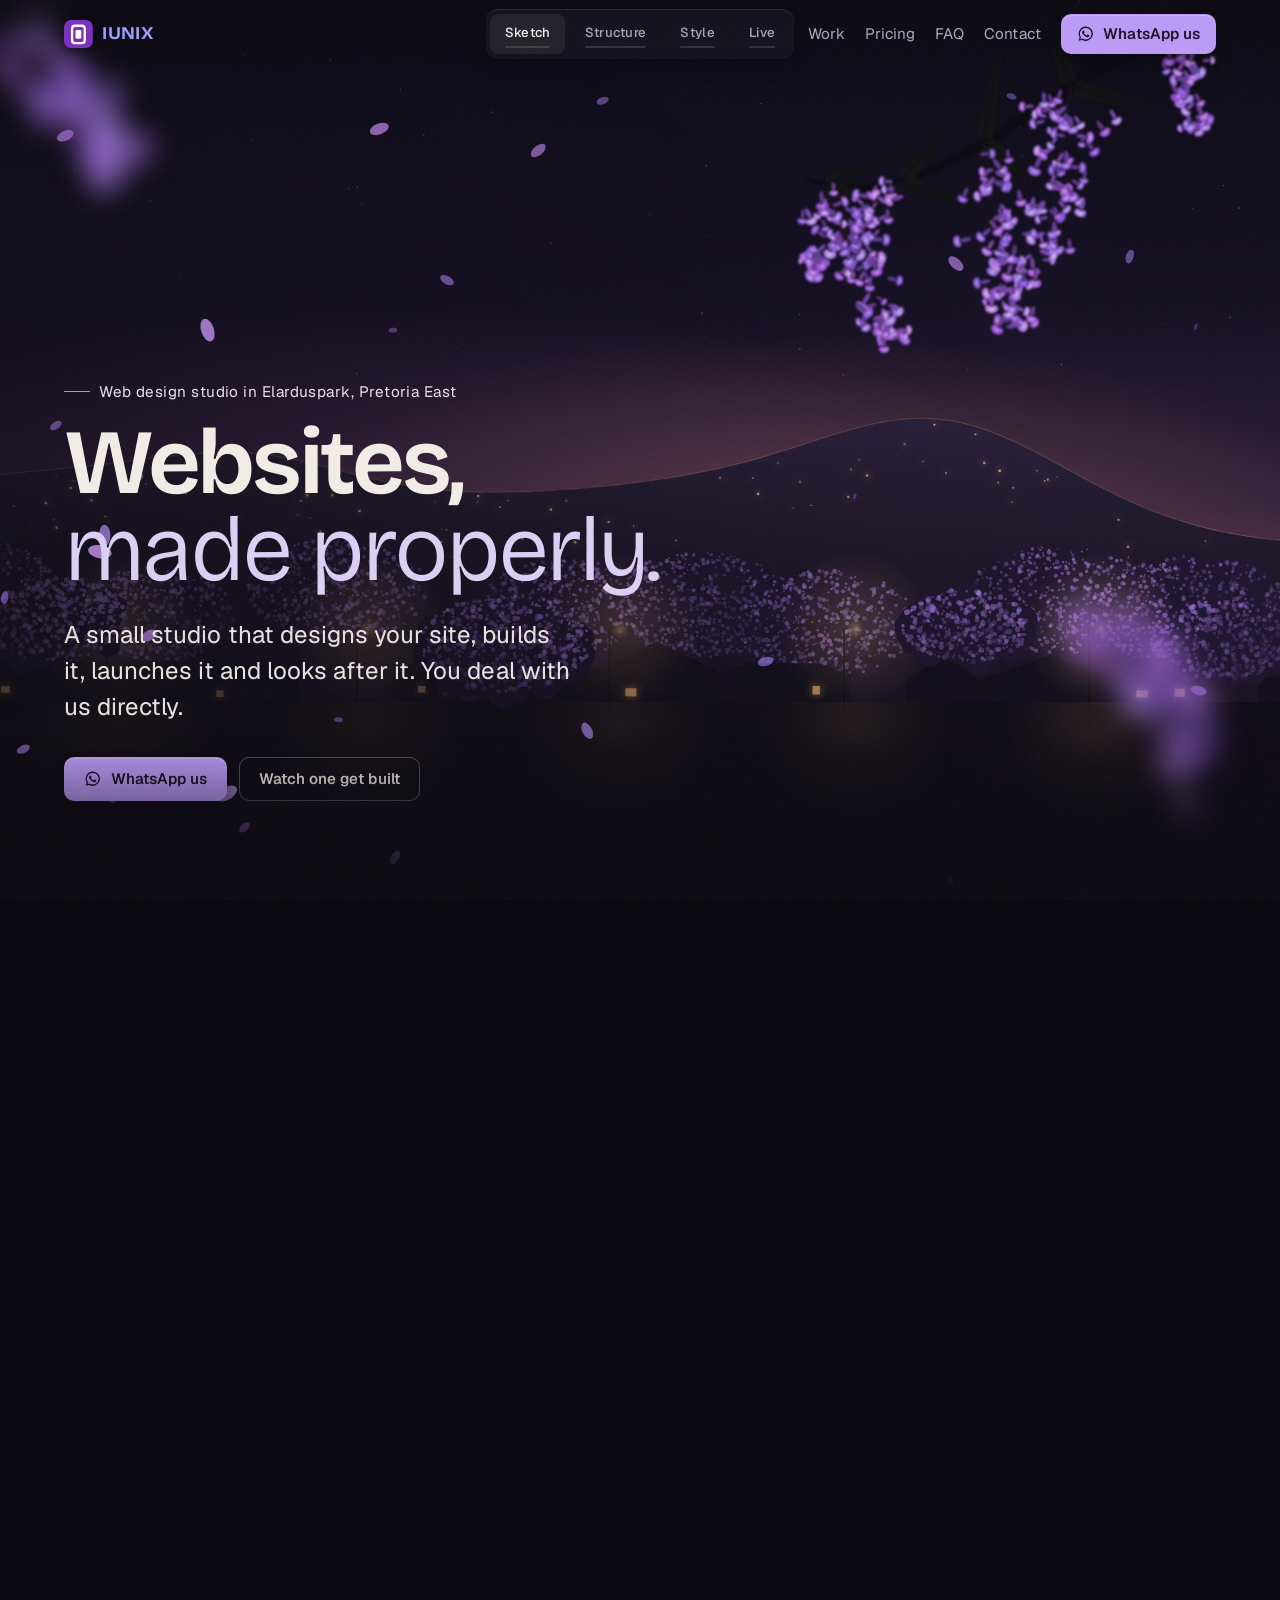
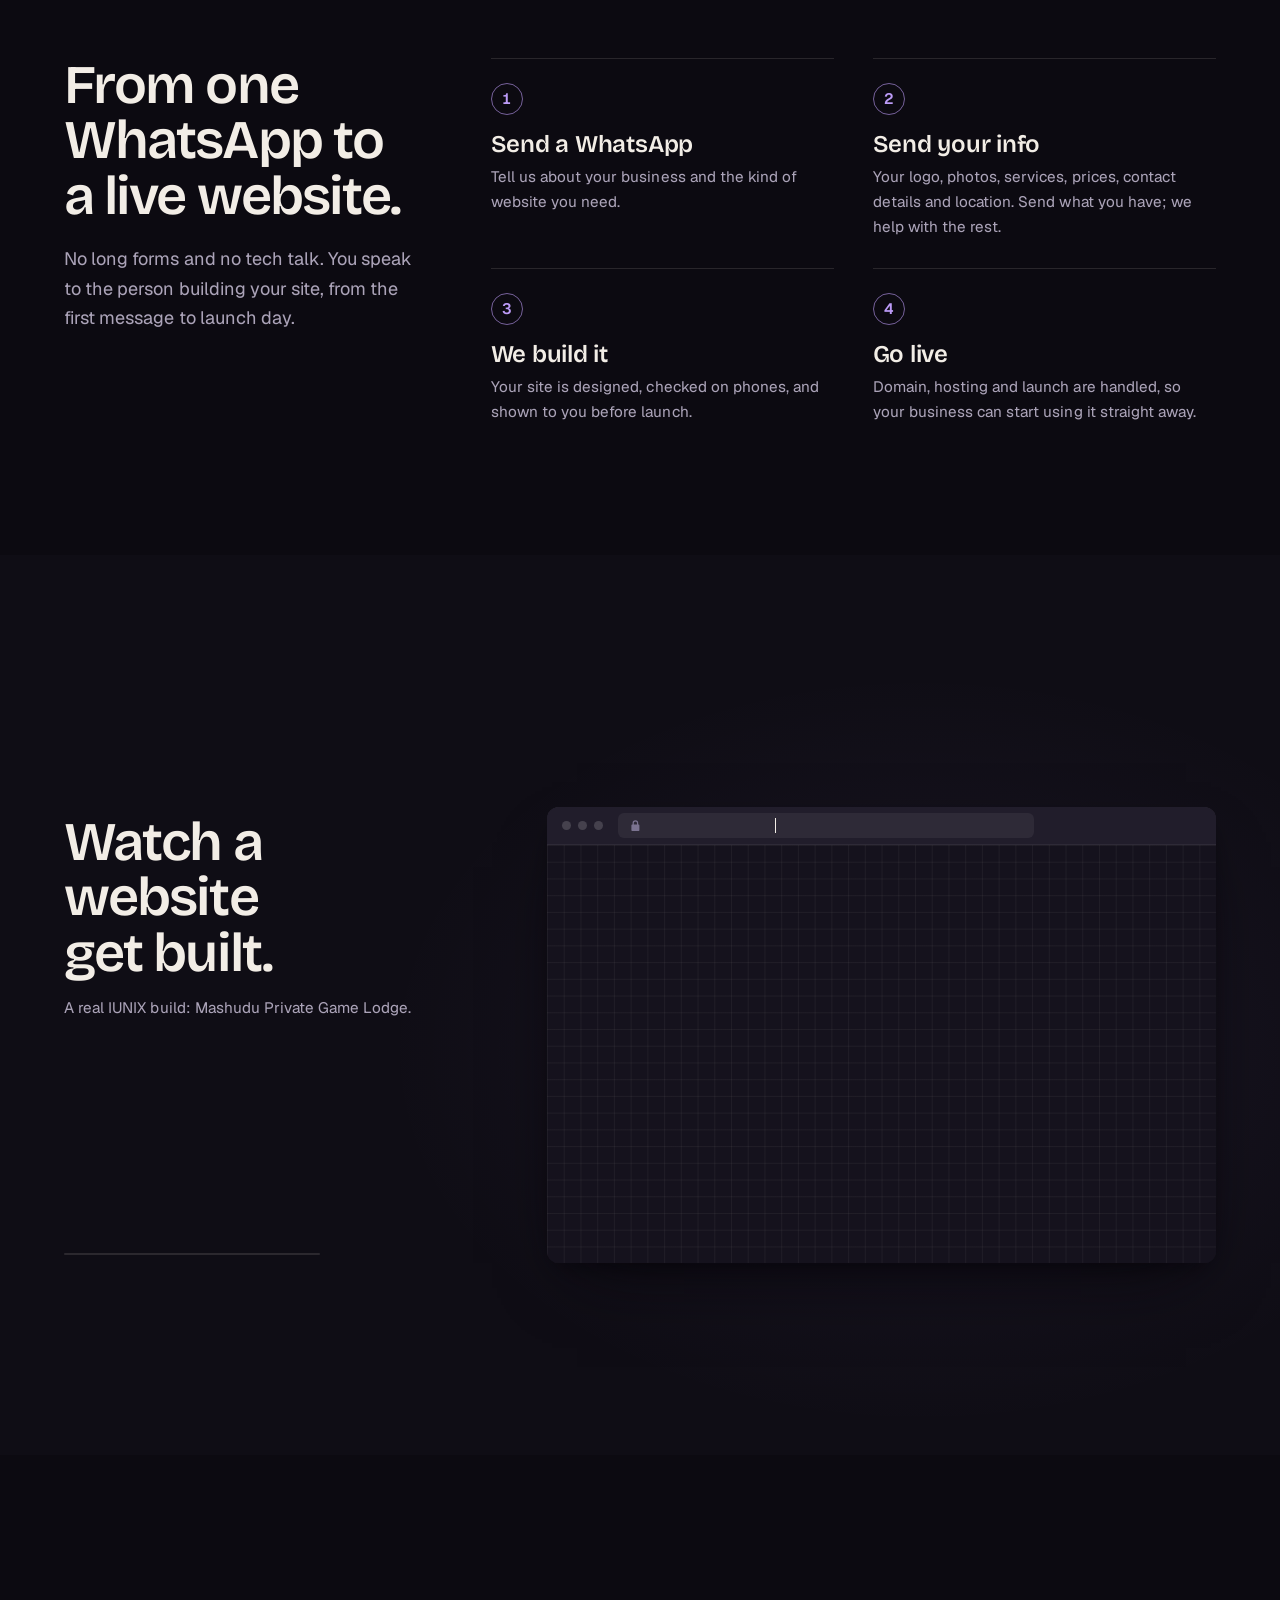
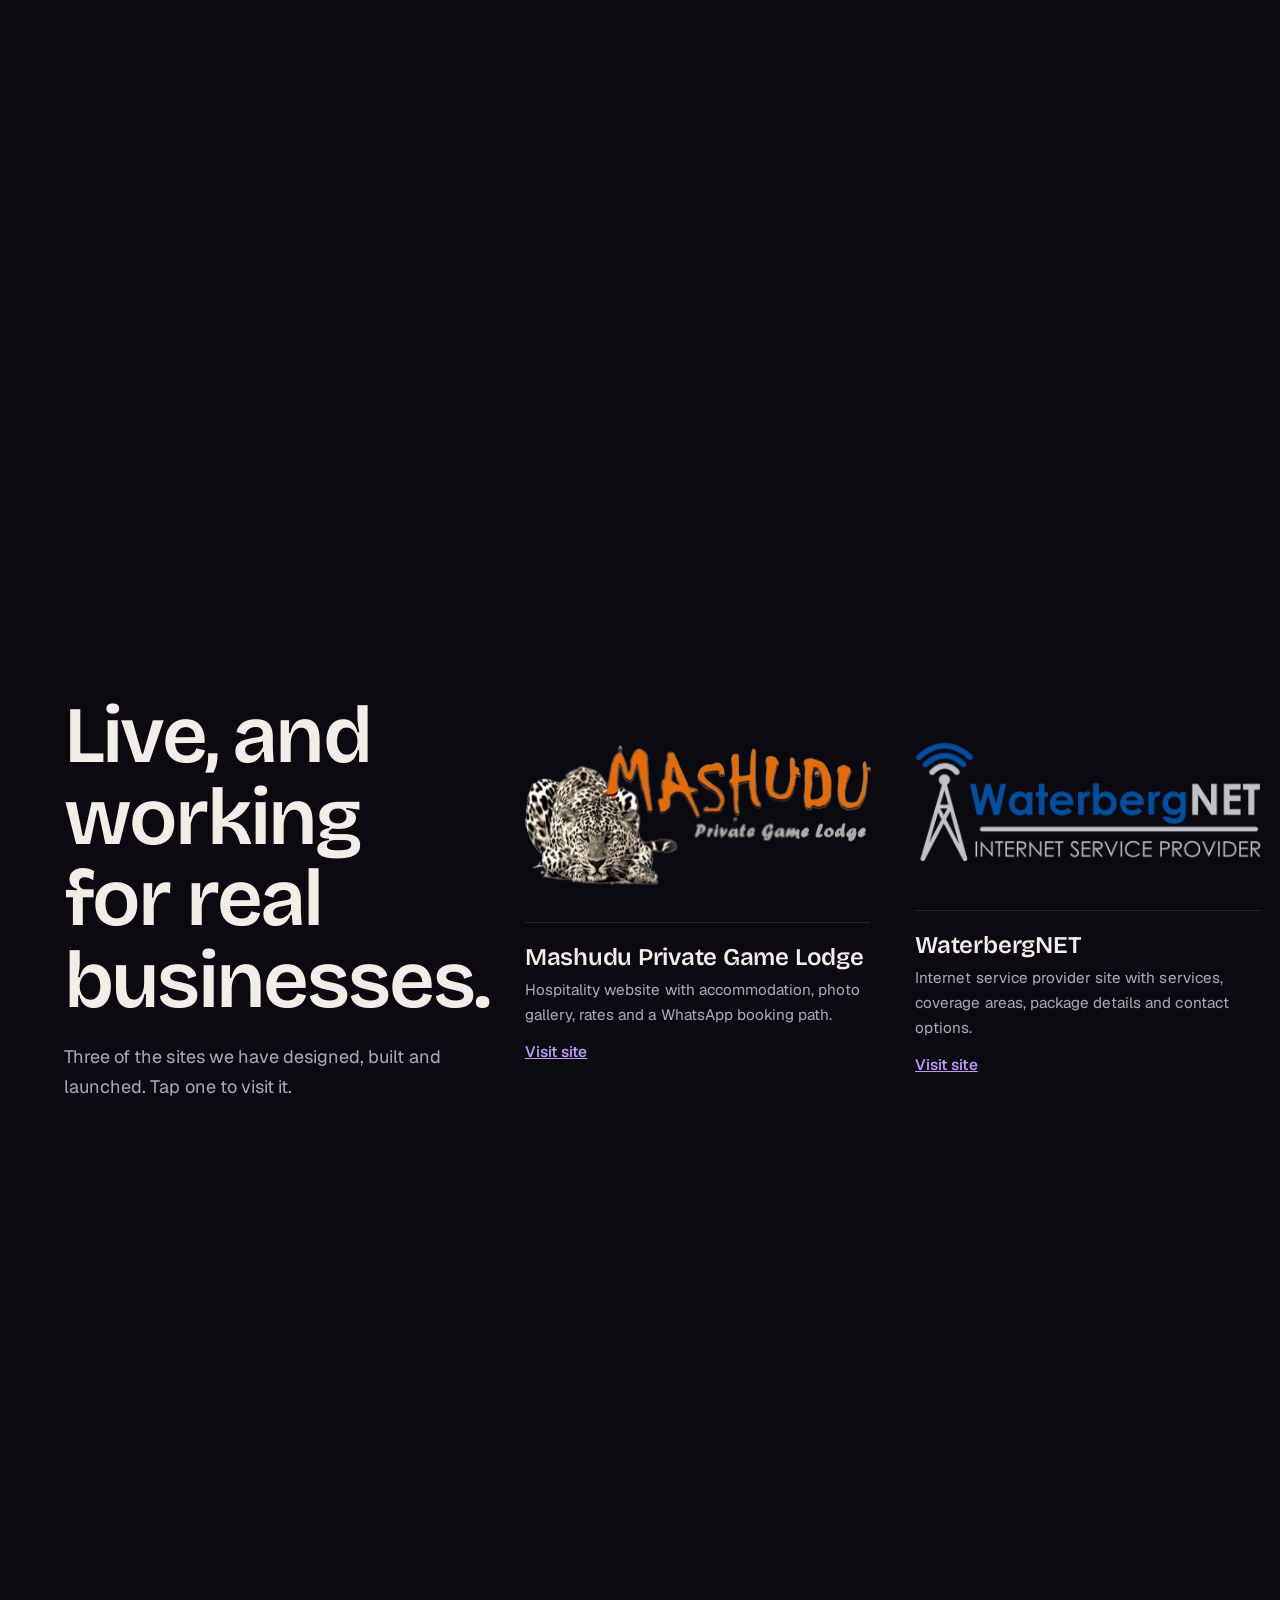
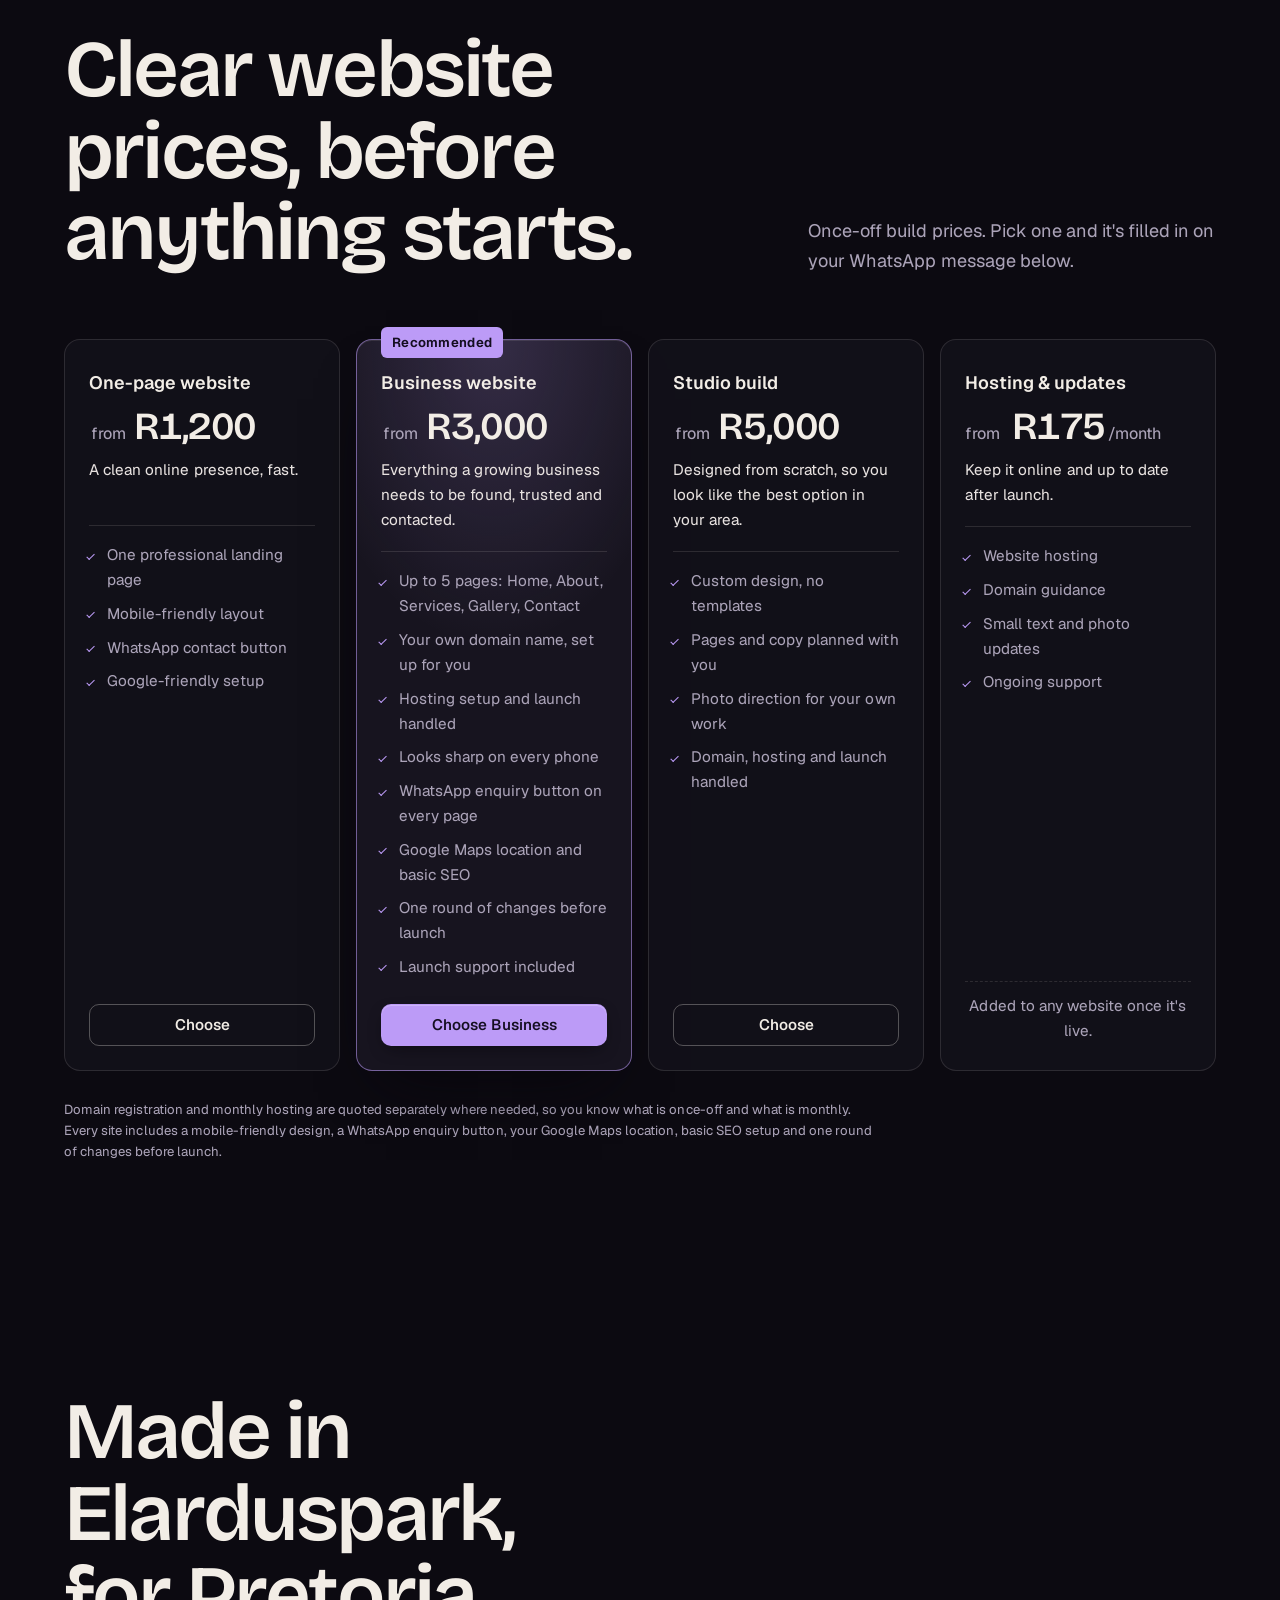
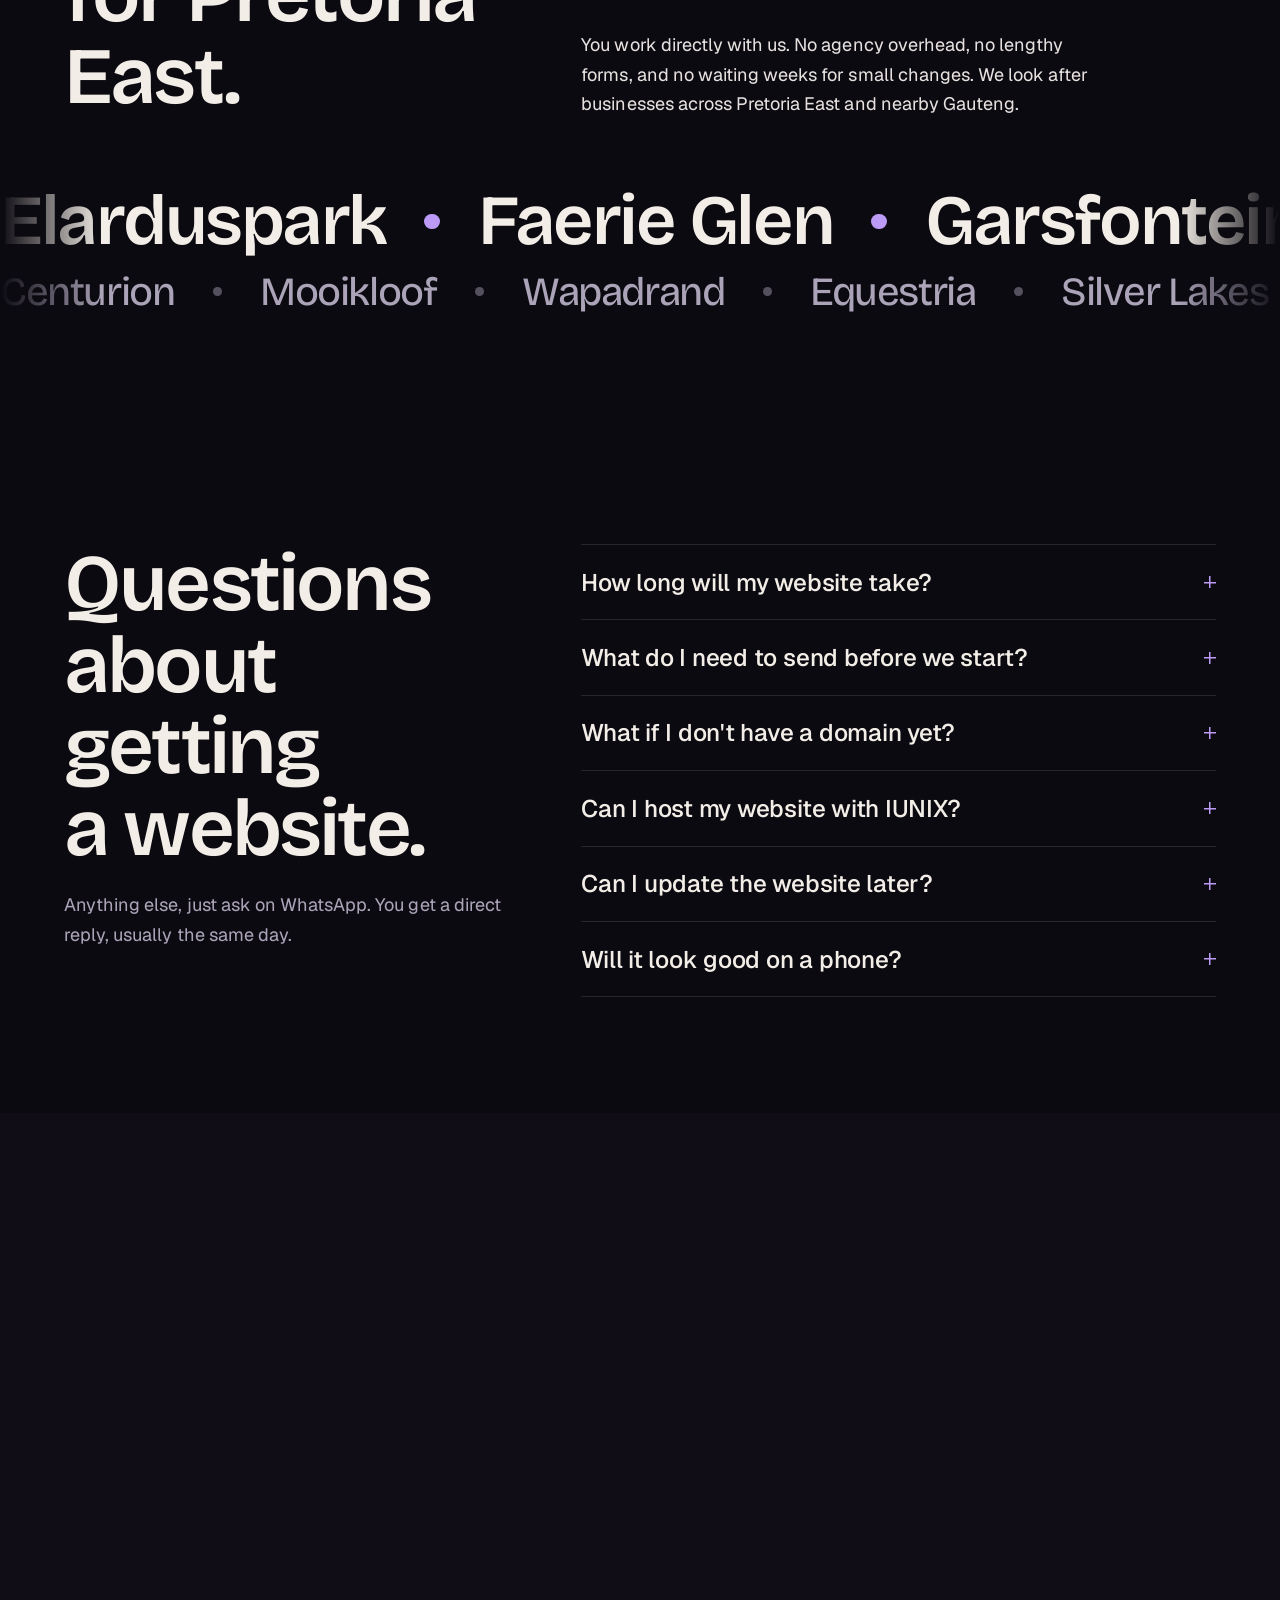
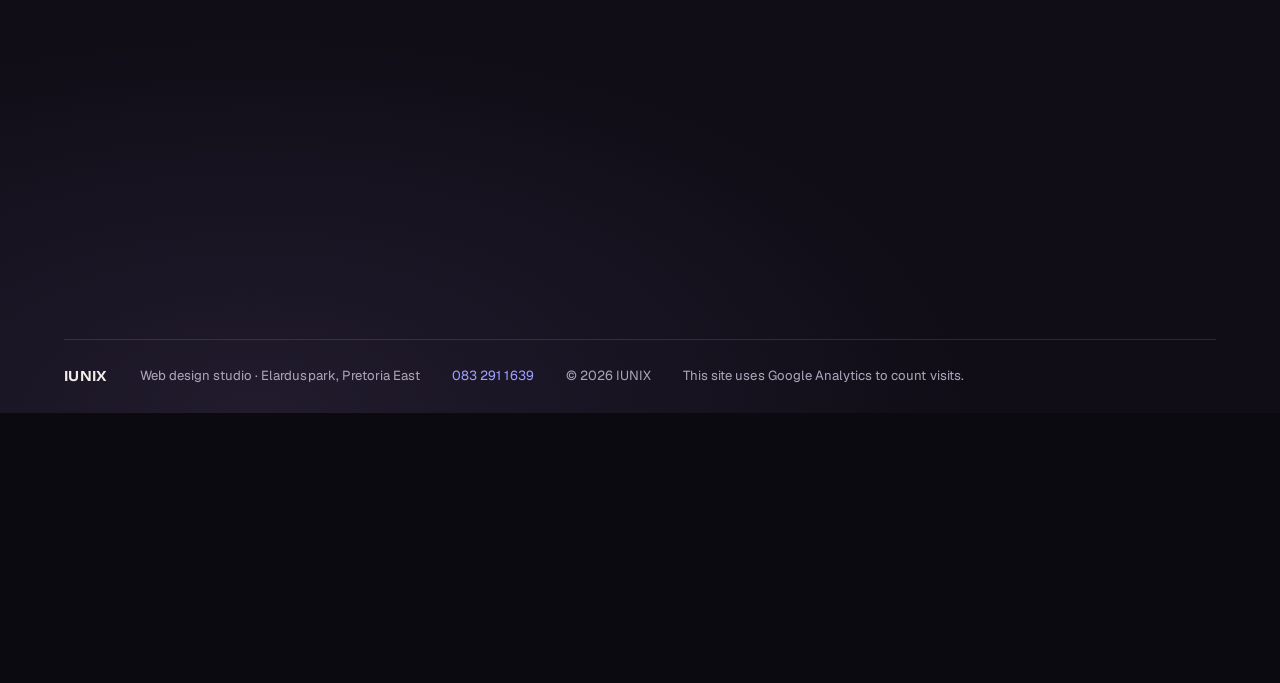
<file: index.html>
<!doctype html>
<html lang="en-ZA">
<head>
<meta charset="utf-8">
<meta name="viewport" content="width=device-width, initial-scale=1, viewport-fit=cover">
<title>Web Design Pretoria East | IUNIX Studio, Elarduspark</title>
<meta name="description" content="Web design for small businesses in Pretoria East. One-page sites from R1,200, business websites from R3,000. Based in Elarduspark. WhatsApp us.">
<link rel="canonical" href="https://iunix.co.za/">
<meta name="robots" content="index, follow">
<meta name="theme-color" content="#0C0A11">
<meta name="referrer" content="strict-origin-when-cross-origin">
<meta http-equiv="Content-Security-Policy" content="default-src 'self'; script-src 'self' https://www.googletagmanager.com 'sha256-/x7W7R75k8Roq0WaVRQX9blP4OufE5xbAdzklGxsgpw='; style-src 'self' 'unsafe-inline'; img-src 'self' data: https://*.google-analytics.com https://*.googletagmanager.com; font-src 'self'; connect-src 'self' https://*.google-analytics.com https://*.analytics.google.com https://*.googletagmanager.com; object-src 'none'; base-uri 'self'; form-action https://wa.me; upgrade-insecure-requests">
<!-- TODO: add real info. Paste your Google Search Console verification tag here, for example:
<meta name="google-site-verification" content="[TODO: your verification code]"> -->

<meta property="og:type" content="website">
<meta property="og:site_name" content="IUNIX">
<meta property="og:locale" content="en_ZA">
<meta property="og:url" content="https://iunix.co.za/">
<meta property="og:title" content="Web Design Pretoria East | IUNIX Studio, Elarduspark">
<meta property="og:description" content="Web design for small businesses in Pretoria East. One-page sites from R1,200, business websites from R3,000. Based in Elarduspark. WhatsApp us.">
<meta property="og:image" content="https://iunix.co.za/assets/img/og-image.jpg">
<meta property="og:image:width" content="1200">
<meta property="og:image:height" content="630">
<meta property="og:image:alt" content="IUNIX: Websites, made properly. Web design studio in Elarduspark, Pretoria East.">
<meta name="twitter:card" content="summary_large_image">
<meta name="twitter:title" content="Web Design Pretoria East | IUNIX Studio, Elarduspark">
<meta name="twitter:description" content="Web design for small businesses in Pretoria East. One-page sites from R1,200, business websites from R3,000. Based in Elarduspark. WhatsApp us.">
<meta name="twitter:image" content="https://iunix.co.za/assets/img/og-image.jpg">

<link rel="icon" href="/favicon.ico" sizes="32x32">
<link rel="icon" href="/favicon.svg" type="image/svg+xml">
<link rel="apple-touch-icon" href="/apple-touch-icon.png">

<link rel="preload" href="/assets/fonts/bricolage.woff2" as="font" type="font/woff2" crossorigin>
<link rel="preload" href="/assets/fonts/geist.woff2" as="font" type="font/woff2" crossorigin>
<link rel="stylesheet" href="/assets/css/site.min.css">
<script>document.documentElement.classList.add('js');</script>
<script src="/assets/js/scrollcraft.min.js" defer></script>
<script src="/assets/js/site.min.js" defer></script>

<!-- Google Analytics (GA4). Your existing ID; change it in assets/js/analytics.js too if it ever changes. -->
<script src="https://www.googletagmanager.com/gtag/js?id=G-F59QDDF454" async></script>
<script src="/assets/js/analytics.js" async></script>

<script type="application/ld+json">
{
 "@context": "https://schema.org",
 "@graph": [
  {
   "@type": "ProfessionalService",
   "@id": "https://iunix.co.za/#business",
   "name": "IUNIX",
   "url": "https://iunix.co.za/",
   "description": "Web design studio in Elarduspark, Pretoria East, building websites for small businesses.",
   "telephone": "+27832911639",
   "image": "https://iunix.co.za/assets/img/og-image.jpg",
   "logo": "https://iunix.co.za/assets/img/icon-512.png",
   "priceRange": "From R1,200",
   "address": {
    "@type": "PostalAddress",
    "addressLocality": "Elarduspark",
    "addressRegion": "Gauteng",
    "addressCountry": "ZA"
   },
   "areaServed": [
    {
     "@type": "Place",
     "name": "Elarduspark"
    },
    {
     "@type": "Place",
     "name": "Faerie Glen"
    },
    {
     "@type": "Place",
     "name": "Garsfontein"
    },
    {
     "@type": "Place",
     "name": "Moreleta Park"
    },
    {
     "@type": "Place",
     "name": "Silver Lakes"
    },
    {
     "@type": "Place",
     "name": "Equestria"
    },
    {
     "@type": "Place",
     "name": "Wapadrand"
    },
    {
     "@type": "Place",
     "name": "Mooikloof"
    },
    {
     "@type": "Place",
     "name": "Centurion"
    },
    {
     "@type": "Place",
     "name": "Pretoria East"
    }
   ],
   "hasOfferCatalog": {
    "@type": "OfferCatalog",
    "name": "Website packages",
    "itemListElement": [
     {
      "@type": "Offer",
      "name": "One-page website",
      "price": "1200",
      "priceCurrency": "ZAR",
      "description": "One professional landing page, mobile-friendly, WhatsApp contact button, Google-friendly setup."
     },
     {
      "@type": "Offer",
      "name": "Business website",
      "price": "3000",
      "priceCurrency": "ZAR",
      "description": "Up to 5 pages with domain and hosting setup and launch support."
     },
     {
      "@type": "Offer",
      "name": "Studio build",
      "price": "5000",
      "priceCurrency": "ZAR",
      "description": "Custom-designed website."
     },
     {
      "@type": "Offer",
      "name": "Hosting & updates",
      "price": "175",
      "priceCurrency": "ZAR",
      "description": "Website hosting, domain guidance, small updates and ongoing support, per month."
     }
    ]
   }
  },
  {
   "@type": "WebSite",
   "@id": "https://iunix.co.za/#website",
   "url": "https://iunix.co.za/",
   "name": "IUNIX",
   "inLanguage": "en-ZA",
   "publisher": {
    "@id": "https://iunix.co.za/#business"
   }
  },
  {
   "@type": "FAQPage",
   "@id": "https://iunix.co.za/#faq",
   "mainEntity": [
    {
     "@type": "Question",
     "name": "How long will my website take?",
     "acceptedAnswer": {
      "@type": "Answer",
      "text": "Once we have your logo, photos and business information, a starter website typically goes live within one to two weeks. Studio builds take a little longer, and we agree the timeline with you up front."
     }
    },
    {
     "@type": "Question",
     "name": "What do I need to send before we start?",
     "acceptedAnswer": {
      "@type": "Answer",
      "text": "Your business name, a logo if you have one, photos of your work, your services and prices, contact number, location, and any websites or colours you like. You don't need everything perfect: send what you have and we'll help organise the rest."
     }
    },
    {
     "@type": "Question",
     "name": "What if I don't have a domain yet?",
     "acceptedAnswer": {
      "@type": "Answer",
      "text": "That's completely fine. We help you choose a domain and connect everything so your website works properly when it goes live."
     }
    },
    {
     "@type": "Question",
     "name": "Can I host my website with IUNIX?",
     "acceptedAnswer": {
      "@type": "Answer",
      "text": "Yes. We handle hosting for you from R175/month, depending on what your website needs."
     }
    },
    {
     "@type": "Question",
     "name": "Can I update the website later?",
     "acceptedAnswer": {
      "@type": "Answer",
      "text": "Yes. If you need to change prices, photos, wording, services or contact details after launch, we can help with that."
     }
    },
    {
     "@type": "Question",
     "name": "Will it look good on a phone?",
     "acceptedAnswer": {
      "@type": "Answer",
      "text": "Yes. Every site is designed for phones first, so it looks clean and is easy to use on a phone as well as a computer."
     }
    }
   ]
  }
 ]
}
</script>
</head>
<body>

<div class="sc-grain" aria-hidden="true"></div>
<a class="skip" href="#main">Skip to content</a>

<!-- ================================================================ CHROME
     The nav is a build tracker. The four stages are IUNIX's real process, so
     the sequence is information, and each stage jumps. -->
<header class="bar" id="bar">
  <a class="mark" href="#top" aria-label="IUNIX, back to top">
    <svg viewBox="0 0 100 100" aria-hidden="true"><rect width="100" height="100" rx="22" fill="#7B2FBE"/><rect x="28" y="20" width="44" height="60" rx="10" fill="none" stroke="#fff" stroke-width="8"/><rect x="40" y="35" width="20" height="30" rx="5" fill="#fff"/></svg>
    <span>IUNIX</span>
  </a>

  <nav class="track" aria-label="Page stages">
    <ol>
      <li><a href="#top" data-stage="0" class="is-now" aria-current="step"><span class="track__fill" aria-hidden="true"></span><span class="track__name">Sketch</span><span class="vh">: stage one of the build</span></a></li>
      <li><a href="#build" data-stage="1" data-at="0.36"><span class="track__fill" aria-hidden="true"></span><span class="track__name">Structure</span><span class="vh">: stage two of the build</span></a></li>
      <li><a href="#build" data-stage="2" data-at="0.64"><span class="track__fill" aria-hidden="true"></span><span class="track__name">Style</span><span class="vh">: stage three of the build</span></a></li>
      <li><a href="#build" data-stage="3" data-at="0.88"><span class="track__fill" aria-hidden="true"></span><span class="track__name">Live</span><span class="vh">: stage four, the finished site</span></a></li>
    </ol>
  </nav>

  <div class="bar__end">
    <a class="bar__link" href="#work">Work</a>
    <a class="bar__link" href="#pricing">Pricing</a>
    <a class="bar__link" href="#faq">FAQ</a>
    <a class="bar__link" href="#contact">Contact</a>
    <a class="btn btn--wa btn--sm" href="https://wa.me/27832911639" data-wa aria-label="WhatsApp us">
      <svg viewBox="0 0 24 24" aria-hidden="true"><path d="M12 2.2A9.8 9.8 0 0 0 3.6 17l-1.3 4.8 4.9-1.3A9.8 9.8 0 1 0 12 2.2Zm0 17.8a8 8 0 0 1-4.1-1.1l-.3-.2-2.9.8.8-2.8-.2-.3A8 8 0 1 1 12 20Zm4.4-6c-.2-.1-1.4-.7-1.7-.8-.2-.1-.4-.1-.5.1l-.8 1c-.1.2-.3.2-.5.1a6.6 6.6 0 0 1-3.3-2.9c-.2-.4.2-.4.7-1.3.1-.2 0-.3 0-.4l-.8-1.8c-.2-.5-.4-.4-.5-.4h-.5a.9.9 0 0 0-.6.3 2.7 2.7 0 0 0-.9 2c0 1.2.9 2.4 1 2.5.1.2 1.7 2.6 4.2 3.7 1.6.7 2.2.7 3 .6.5-.1 1.4-.6 1.6-1.1.2-.6.2-1 .1-1.1l-.5-.3Z"/></svg>
      <span>WhatsApp us</span>
    </a>
  </div>
</header>

<main id="main">

<!-- ======================================================== 1 · BELONGING
     Five planes, back to front: sky, far ridge, rooftops and jacaranda
     canopies, the headline, near blossoms, falling petals. All drawn in the
     page; the headline is real markup sitting between mid and near. -->
<section id="top" class="hero" data-sc-act="pin" data-sc-span="1.7" aria-labelledby="hero-h">
  <div data-sc-stage class="hero__stage">
    <div class="hero__sky" aria-hidden="true"></div>
    <canvas class="hero__plane hero__far"  aria-hidden="true"></canvas>
    <canvas class="hero__plane hero__mid"  aria-hidden="true"></canvas>
    <div class="hero__scrim" aria-hidden="true"></div>
    <div class="hero__copy" data-sc-cue="0 0.9 0 0.12">
      <h1 id="hero-h" class="sc-display hero__h"><span class="hero__where">Web design studio in Elarduspark, Pretoria East</span><span class="vh">.</span> Websites, <em>made properly.</em></h1>
      <p class="hero__sub">A small studio that designs your site, builds it, launches it and looks after it. You deal with us directly.</p>
      <div class="hero__cta">
        <a class="btn btn--wa" href="https://wa.me/27832911639" data-wa>
          <svg viewBox="0 0 24 24" aria-hidden="true"><path d="M12 2.2A9.8 9.8 0 0 0 3.6 17l-1.3 4.8 4.9-1.3A9.8 9.8 0 1 0 12 2.2Zm0 17.8a8 8 0 0 1-4.1-1.1l-.3-.2-2.9.8.8-2.8-.2-.3A8 8 0 1 1 12 20Zm4.4-6c-.2-.1-1.4-.7-1.7-.8-.2-.1-.4-.1-.5.1l-.8 1c-.1.2-.3.2-.5.1a6.6 6.6 0 0 1-3.3-2.9c-.2-.4.2-.4.7-1.3.1-.2 0-.3 0-.4l-.8-1.8c-.2-.5-.4-.4-.5-.4h-.5a.9.9 0 0 0-.6.3 2.7 2.7 0 0 0-.9 2c0 1.2.9 2.4 1 2.5.1.2 1.7 2.6 4.2 3.7 1.6.7 2.2.7 3 .6.5-.1 1.4-.6 1.6-1.1.2-.6.2-1 .1-1.1l-.5-.3Z"/></svg>
          <span>WhatsApp us</span>
        </a>
        <a class="btn btn--ghost" href="#build">Watch one get built</a>
      </div>
    </div>
    <canvas class="hero__plane hero__near" aria-hidden="true"></canvas>
    <canvas class="hero__plane hero__petals" aria-hidden="true"></canvas>
    <div class="hero__floor" aria-hidden="true"></div>
  </div>
</section>

<!-- ============================================================ 2 · HOW
     Their real four-step process, in their own words. -->
<section id="process" class="sc-section how" aria-labelledby="how-h">
  <div class="sc-wrap how__grid">
    <div class="how__intro" data-sc-in>
      <h2 id="how-h" class="sc-display how__h">From one WhatsApp to a live website.</h2>
      <p class="sc-body">No long forms and no tech talk. You speak to the person building your site, from the first message to launch day.</p>
    </div>
    <ol class="how__steps" data-sc-in data-sc-stagger="90">
      <li><span class="how__n">1</span><h3>Send a WhatsApp</h3><p>Tell us about your business and the kind of website you need.</p></li>
      <li><span class="how__n">2</span><h3>Send your info</h3><p>Your logo, photos, services, prices, contact details and location. Send what you have; we help with the rest.</p></li>
      <li><span class="how__n">3</span><h3>We build it</h3><p>Your site is designed, checked on phones, and shown to you before launch.</p></li>
      <li><span class="how__n">4</span><h3>Go live</h3><p>Domain, hosting and launch are handled, so your business can start using it straight away.</p></li>
    </ol>
  </div>
</section>

<!-- ============================================================ 3 · PEAK
     The signature move, now on a real IUNIX build. The wireframe is drawn
     over the actual Mashudu homepage, then the page itself arrives: first in
     greyscale, then in colour, then live on its domain and on a phone. -->
<section id="build" class="build" data-sc-act="pin" data-sc-span="3.4" aria-labelledby="build-h">
  <div data-sc-stage class="build__stage">
    <div class="build__side">
      <h2 id="build-h" class="sc-display build__h">Watch a website get built.</h2>
      <p class="build__note">A real IUNIX build: Mashudu Private Game Lodge.</p>
      <ol class="build__steps">
        <li data-sc-cue="0 0.26 0 0.03"><span class="build__k">Sketch</span><p>Every site starts as lines on a page. Where the logo, the headline and the booking button go.</p></li>
        <li data-sc-cue="0.265 0.5 0.03 0.03"><span class="build__k">Structure</span><p>Then the real words and photos go in: the lodge, the rooms, the rates, the gallery.</p></li>
        <li data-sc-cue="0.505 0.74 0.03 0.03"><span class="build__k">Style</span><p>Then the look. Colour, type and photography that feel like the bushveld, not a template.</p></li>
        <li data-sc-cue="0.745 1 0.03 0.01"><span class="build__k">Live</span><p>Then it goes live on its own domain, with a WhatsApp button that works on every phone.</p></li>
      </ol>
      <div class="build__meter" aria-hidden="true"><span></span></div>
    </div>

    <div class="build__desk">
      <div class="win">
        <div class="win__bar" aria-hidden="true">
          <span class="win__dots"><i></i><i></i><i></i></span>
          <span class="win__url"><svg class="win__lock" viewBox="0 0 16 16"><path d="M4.5 7V5a3.5 3.5 0 0 1 7 0v2h.5a1 1 0 0 1 1 1v6a1 1 0 0 1-1 1H4a1 1 0 0 1-1-1V8a1 1 0 0 1 1-1h.5Zm1.5 0h4V5a2 2 0 1 0-4 0v2Z"/></svg><span class="win__typed">mashudulodge.co.za</span><span class="win__caret"></span></span>
          <span class="win__live"><i></i>Live</span>
        </div>
        <div class="win__view">
          <div class="shotbuild">
            <img class="shotbuild__img" src="/assets/img/mashudu-home-1280.webp" srcset="/assets/img/mashudu-home-640.webp 640w, /assets/img/mashudu-home-1280.webp 1280w" sizes="(max-width: 860px) 640px, 1280px" width="1280" height="800" loading="lazy" decoding="async" alt="The Mashudu Private Game Lodge homepage, designed and built by IUNIX">
            <div class="wire" aria-hidden="true">
              <i class="wire__box" style="--i:0; left:0; top:0; width:1280px; height:715px"></i>
              <svg class="wire__x" style="--i:1" viewBox="0 0 1280 715" preserveAspectRatio="none"><path d="M0 0L1280 715M1280 0L0 715"/></svg>
              <i class="wire__box wire__fill" style="--i:2; left:100px; top:30px; width:155px; height:64px"></i>
              <i class="wire__box wire__fill" style="--i:3; left:40px; top:258px; width:228px; height:36px"></i>
              <i class="wire__box wire__fill" style="--i:3; left:40px; top:300px; width:300px; height:36px"></i>
              <i class="wire__box wire__fill" style="--i:4; left:40px; top:366px; width:450px; height:16px"></i>
              <i class="wire__box wire__fill" style="--i:4; left:40px; top:394px; width:445px; height:16px"></i>
              <i class="wire__box wire__fill" style="--i:5; left:40px; top:420px; width:120px; height:16px"></i>
              <i class="wire__box wire__pill" style="--i:5; left:40px; top:461px; width:172px; height:54px"></i>
              <i class="wire__box" style="--i:6; left:0; top:715px; width:1280px; height:85px"></i>
            </div>
          </div>
        </div>
      </div>

      <div class="phone" aria-hidden="true">
        <div class="phone__notch"></div>
        <div class="phone__screen"><img src="/assets/img/mashudu-mobile-300.webp" width="300" height="649" alt="" loading="lazy" decoding="async"></div>
      </div>
    </div>
  </div>
</section>

<!-- ============================================================ 4 · TRUST -->
<section id="work" class="work" data-sc-act="pan" data-sc-span="3" aria-labelledby="work-h">
  <div data-sc-stage class="work__stage">
    <div class="rail" data-sc-pan="0">
      <div class="rail__lead">
        <h2 id="work-h" class="sc-display work__h">Live, and working for real businesses.</h2>
        <p class="sc-body">Three of the sites we have designed, built and launched. Tap one to visit it.</p>
      </div>

      <article class="proj">
        <a class="proj__logo" href="https://mashudulodge.co.za" target="_blank" rel="noopener" data-sc-tilt="4"><img src="/assets/img/logo-mashudu.webp" width="462" height="188" decoding="async" alt="Mashudu Private Game Lodge logo" loading="lazy"></a>
        <div class="proj__meta">
          <h3>Mashudu Private Game Lodge</h3>
          <p>Hospitality website with accommodation, photo gallery, rates and a WhatsApp booking path.</p>
          <a class="proj__link" href="https://mashudulodge.co.za" target="_blank" rel="noopener">Visit site<span class="vh"> mashudulodge.co.za (opens in a new tab)</span></a>
        </div>
      </article>

      <article class="proj">
        <a class="proj__logo" href="https://waterbergnet.co.za" target="_blank" rel="noopener" data-sc-tilt="4"><img src="/assets/img/logo-waterberg.webp" width="760" height="263" decoding="async" alt="WaterbergNET Internet Service Provider logo" loading="lazy"></a>
        <div class="proj__meta">
          <h3>WaterbergNET</h3>
          <p>Internet service provider site with services, coverage areas, package details and contact options.</p>
          <a class="proj__link" href="https://waterbergnet.co.za" target="_blank" rel="noopener">Visit site<span class="vh"> waterbergnet.co.za (opens in a new tab)</span></a>
        </div>
      </article>

      <article class="proj">
        <a class="proj__logo" href="https://iot360.co.za" target="_blank" rel="noopener" data-sc-tilt="4"><img src="/assets/img/logo-iot360.webp" width="760" height="253" decoding="async" alt="IoT360 logo" loading="lazy"></a>
        <div class="proj__meta">
          <h3>IoT360</h3>
          <p>Technology company site presenting IoT solutions across agriculture, health, mining and more.</p>
          <a class="proj__link" href="https://iot360.co.za" target="_blank" rel="noopener">Visit site<span class="vh"> iot360.co.za (opens in a new tab)</span></a>
        </div>
      </article>

      <div class="rail__end">
        <p class="sc-display work__next">Yours could be next.</p>
        <p class="sc-body">A starter site typically goes live in one to two weeks, once we have your logo, photos and details.</p>
      </div>
    </div>
  </div>
</section>

<!-- TODO: add real info. Testimonials: when you have 2-3 real quotes from clients
     (with their permission, name and business), add a short section here.
     Do not use made-up reviews. -->

<!-- ========================================================== 5 · PRICING -->
<section id="pricing" class="sc-section price" aria-labelledby="price-h">
  <div class="sc-wrap">
    <div class="price__head" data-sc-in>
      <h2 id="price-h" class="sc-display price__h">Clear website prices, before anything starts.</h2>
      <p class="sc-body">Once-off build prices. Pick one and it's filled in on your WhatsApp message below.</p>
    </div>
    <div class="price__row" data-sc-in data-sc-stagger="70">
      <article class="plan">
        <h3 class="plan__n">One-page website</h3>
        <p class="plan__v"><small>from</small> R1,200</p>
        <p class="plan__d">A clean online presence, fast.</p>
        <ul class="plan__list"><li>One professional landing page</li><li>Mobile-friendly layout</li><li>WhatsApp contact button</li><li>Google-friendly setup</li></ul>
        <button class="btn btn--ghost plan__btn" type="button" data-tier="onepage" aria-pressed="false">Choose</button>
      </article>
      <article class="plan plan--top">
        <span class="plan__badge">Recommended</span>
        <h3 class="plan__n">Business website</h3>
        <p class="plan__v"><small>from</small> R3,000</p>
        <p class="plan__d">Everything a growing business needs to be found, trusted and contacted.</p>
        <ul class="plan__list">
          <li>Up to 5 pages: Home, About, Services, Gallery, Contact</li>
          <li>Your own domain name, set up for you</li>
          <li>Hosting setup and launch handled</li>
          <li>Looks sharp on every phone</li>
          <li>WhatsApp enquiry button on every page</li>
          <li>Google Maps location and basic SEO</li>
          <li>One round of changes before launch</li>
          <li>Launch support included</li>
        </ul>
        <button class="btn btn--accent plan__btn" type="button" data-tier="business" aria-pressed="false">Choose Business</button>
      </article>
      <article class="plan">
        <h3 class="plan__n">Studio build</h3>
        <p class="plan__v"><small>from</small> R5,000</p>
        <p class="plan__d">Designed from scratch, so you look like the best option in your area.</p>
        <ul class="plan__list"><li>Custom design, no templates</li><li>Pages and copy planned with you</li><li>Photo direction for your own work</li><li>Domain, hosting and launch handled</li></ul>
        <button class="btn btn--ghost plan__btn" type="button" data-tier="studio" aria-pressed="false">Choose</button>
      </article>
      <article class="plan plan--info">
        <h3 class="plan__n">Hosting &amp; updates</h3>
        <p class="plan__v"><small>from</small> R175<small>/month</small></p>
        <p class="plan__d">Keep it online and up to date after launch.</p>
        <ul class="plan__list"><li>Website hosting</li><li>Domain guidance</li><li>Small text and photo updates</li><li>Ongoing support</li></ul>
        <p class="plan__note">Added to any website once it's live.</p>
      </article>
    </div>
    <p class="price__fine" data-sc-in>Domain registration and monthly hosting are quoted separately where needed, so you know what is once-off and what is monthly. Every site includes a mobile-friendly design, a WhatsApp enquiry button, your Google Maps location, basic SEO setup and one round of changes before launch.</p>
  </div>
</section>

<!-- ============================================================ 6 · LOCAL -->
<section id="areas" class="local" aria-labelledby="local-h">
  <div class="sc-wrap local__head" data-sc-in>
    <h2 id="local-h" class="sc-display local__h">Made in Elarduspark, for Pretoria East.</h2>
    <p class="local__p">You work directly with us. No agency overhead, no lengthy forms, and no waiting weeks for small changes. We look after businesses across Pretoria East and nearby Gauteng.</p>
  </div>
  <p class="vh">Areas we serve: Elarduspark, Faerie Glen, Garsfontein, Moreleta Park, Silver Lakes, Equestria, Wapadrand, Mooikloof and Centurion.</p>
  <div class="marquee" aria-hidden="true">
    <div class="marquee__row">
      <div class="marquee__track"><span>Elarduspark</span><span>Faerie Glen</span><span>Garsfontein</span><span>Moreleta Park</span><span>Silver Lakes</span><span>Equestria</span><span>Wapadrand</span><span>Mooikloof</span><span>Centurion</span></div>
      <div class="marquee__track"><span>Elarduspark</span><span>Faerie Glen</span><span>Garsfontein</span><span>Moreleta Park</span><span>Silver Lakes</span><span>Equestria</span><span>Wapadrand</span><span>Mooikloof</span><span>Centurion</span></div>
    </div>
    <div class="marquee__row marquee__row--back">
      <div class="marquee__track"><span>Centurion</span><span>Mooikloof</span><span>Wapadrand</span><span>Equestria</span><span>Silver Lakes</span><span>Moreleta Park</span><span>Garsfontein</span><span>Faerie Glen</span><span>Elarduspark</span></div>
      <div class="marquee__track"><span>Centurion</span><span>Mooikloof</span><span>Wapadrand</span><span>Equestria</span><span>Silver Lakes</span><span>Moreleta Park</span><span>Garsfontein</span><span>Faerie Glen</span><span>Elarduspark</span></div>
    </div>
  </div>
</section>

<!-- ====================================================== 7 · REASSURANCE -->
<section id="faq" class="sc-section faq" aria-labelledby="faq-h">
  <div class="sc-wrap faq__grid">
    <div class="faq__side" data-sc-in>
      <h2 id="faq-h" class="sc-display faq__h">Questions about getting a website.</h2>
      <p class="sc-body">Anything else, just ask on WhatsApp. You get a direct reply, usually the same day.</p>
    </div>
    <div class="faq__list" data-sc-in data-sc-stagger="50">
      <details><summary>How long will my website take?</summary><p>Once we have your logo, photos and business information, a starter website typically goes live within one to two weeks. Studio builds take a little longer, and we agree the timeline with you up front.</p></details>
      <details><summary>What do I need to send before we start?</summary><p>Your business name, a logo if you have one, photos of your work, your services and prices, contact number, location, and any websites or colours you like. You don't need everything perfect: send what you have and we'll help organise the rest.</p></details>
      <details><summary>What if I don't have a domain yet?</summary><p>That's completely fine. We help you choose a domain and connect everything so your website works properly when it goes live.</p></details>
      <details><summary>Can I host my website with IUNIX?</summary><p>Yes. We handle hosting for you from R175/month, depending on what your website needs.</p></details>
      <details><summary>Can I update the website later?</summary><p>Yes. If you need to change prices, photos, wording, services or contact details after launch, we can help with that.</p></details>
      <details><summary>Will it look good on a phone?</summary><p>Yes. Every site is designed for phones first, so it looks clean and is easy to use on a phone as well as a computer.</p></details>
    </div>
  </div>
</section>

<!-- =========================================================== 8 · WARMTH
     The close is an input. The tier chosen in Pricing carries in here, and the
     message is written for them. -->
<section id="contact" class="close" data-sc-act="pin" data-sc-span="1.3" aria-labelledby="close-h">
  <div data-sc-stage class="close__stage">
    <div class="close__inner">
      <div class="close__copy" data-sc-cue="0 1 0 0">
        <h2 id="close-h" class="sc-display close__h">Let's get your business online.</h2>
        <p class="close__p">Tell us your business name and what you're after. We'll write the WhatsApp message for you.</p>
      </div>

      <form class="brief" id="brief" action="https://wa.me/27832911639" method="get" data-sc-cue="0 1 0 0" data-sc-rise="0">
        <label class="brief__label" for="biz">Your business name</label>
        <input class="brief__input" id="biz" name="text" type="text" autocomplete="organization" placeholder="e.g. Moreleta Motors" maxlength="80">
        <fieldset class="brief__tiers">
          <legend class="brief__label">I'm interested in</legend>
          <label><input type="radio" name="tier" value="business"><span>Business website <em>from R3,000</em></span></label>
          <label><input type="radio" name="tier" value="studio"><span>Studio build <em>from R5,000</em></span></label>
          <label><input type="radio" name="tier" value="onepage"><span>One-page site <em>from R1,200</em></span></label>
          <label><input type="radio" name="tier" value="unsure" checked><span>Not sure yet</span></label>
        </fieldset>
        <div class="bubble" aria-live="polite">
          <span class="bubble__to">To IUNIX · 083 291 1639</span>
          <p class="bubble__text" id="bubble">Hi IUNIX, I’m interested in a website for my business. Can you please send me more information about your website options and pricing? My business name is: ________.</p>
        </div>
        <button class="btn btn--wa btn--lg" type="submit">
          <svg viewBox="0 0 24 24" aria-hidden="true"><path d="M12 2.2A9.8 9.8 0 0 0 3.6 17l-1.3 4.8 4.9-1.3A9.8 9.8 0 1 0 12 2.2Zm0 17.8a8 8 0 0 1-4.1-1.1l-.3-.2-2.9.8.8-2.8-.2-.3A8 8 0 1 1 12 20Zm4.4-6c-.2-.1-1.4-.7-1.7-.8-.2-.1-.4-.1-.5.1l-.8 1c-.1.2-.3.2-.5.1a6.6 6.6 0 0 1-3.3-2.9c-.2-.4.2-.4.7-1.3.1-.2 0-.3 0-.4l-.8-1.8c-.2-.5-.4-.4-.5-.4h-.5a.9.9 0 0 0-.6.3 2.7 2.7 0 0 0-.9 2c0 1.2.9 2.4 1 2.5.1.2 1.7 2.6 4.2 3.7 1.6.7 2.2.7 3 .6.5-.1 1.4-.6 1.6-1.1.2-.6.2-1 .1-1.1l-.5-.3Z"/></svg>
          <span>WhatsApp us</span>
        </button>
      </form>
    </div>

    <footer class="foot">
      <span class="foot__mark">IUNIX</span>
      <span>Web design studio · Elarduspark, Pretoria East</span>
      <a href="tel:+27832911639">083 291 1639</a>
      <span>© 2026 IUNIX</span>
      <span>This site uses Google Analytics to count visits.</span>
      <!-- TODO: add real info. Link a short privacy notice here (POPIA) once you have one. -->
    </footer>
  </div>
</section>

</main>

</body>
</html>
</file>
<file: assets/css/site.min.css>
:root{--sc-canvas: #08090b;--sc-surface: #101217;--sc-ink: #f4f2ef;--sc-ink-soft: #9a9ba1;--sc-accent: #d8ff3e;--sc-accent-ink: #08090b;--sc-hairline: color-mix(in oklab, var(--sc-ink) 12%, transparent);--sc-hairline-strong: color-mix(in oklab, var(--sc-ink) 22%, transparent);--sc-font-display: "Instrument Sans", "Geist", system-ui, sans-serif;--sc-font-text: "Geist", system-ui, sans-serif;--sc-font-mono: "Geist Mono", ui-monospace, monospace;--sc-t-xs: clamp(.75rem, .72rem + .15vw, .82rem);--sc-t-sm: clamp(.875rem, .84rem + .18vw, .95rem);--sc-t-base: clamp(1rem, .96rem + .22vw, 1.125rem);--sc-t-lg: clamp(1.2rem, 1.1rem + .5vw, 1.5rem);--sc-t-xl: clamp(1.6rem, 1.35rem + 1.2vw, 2.25rem);--sc-t-2xl: clamp(2.1rem, 1.6rem + 2.4vw, 3.4rem);--sc-t-3xl: clamp(2.8rem, 1.9rem + 4.2vw, 5rem);--sc-t-4xl: clamp(3.4rem, 1.9rem + 6.6vw, 7.5rem);--sc-track-tight: -.035em;--sc-track-snug: -.02em;--sc-track-normal: -.005em;--sc-track-wide: .08em;--sc-leading-none: .94;--sc-leading-tight: 1.06;--sc-leading-body: 1.62;--sc-measure: 62ch;--sc-1: .25rem;--sc-2: .5rem;--sc-3: .75rem;--sc-4: 1rem;--sc-5: 1.5rem;--sc-6: 2rem;--sc-7: 3rem;--sc-8: 4rem;--sc-9: 6rem;--sc-10: 8rem;--sc-11: 12rem;--sc-section: clamp(4.5rem, 9vw, 11rem);--sc-gutter: clamp(1.25rem, 5vw, 5.5rem);--sc-maxw: 82rem;--sc-r-sm: 6px;--sc-r-md: 12px;--sc-r-lg: 20px;--sc-r-pill: 999px;--sc-shadow-color: 220 40% 2%;--sc-e1: 0 1px 2px hsl(var(--sc-shadow-color) / .28), 0 2px 6px -1px hsl(var(--sc-shadow-color) / .2);--sc-e2: 0 2px 4px hsl(var(--sc-shadow-color) / .24), 0 8px 18px -4px hsl(var(--sc-shadow-color) / .3);--sc-e3: 0 4px 8px hsl(var(--sc-shadow-color) / .22), 0 18px 40px -8px hsl(var(--sc-shadow-color) / .38), 0 48px 90px -24px hsl(var(--sc-shadow-color) / .3);--sc-edge: inset 0 1px 0 color-mix(in oklab, var(--sc-ink) 10%, transparent);--sc-ease-out: cubic-bezier(.23, 1, .32, 1);--sc-ease-in-out: cubic-bezier(.77, 0, .175, 1);--sc-ease-drawer: cubic-bezier(.32, .72, 0, 1);--sc-d-fast: .16s;--sc-d-base: .24s;--sc-d-slow: .42s;--sc-z-stage: 1;--sc-z-copy: 20;--sc-z-chrome: 60}*,*:before,*:after{box-sizing:border-box}html{-webkit-text-size-adjust:100%;scroll-behavior:smooth}@media(prefers-reduced-motion:reduce){html{scroll-behavior:auto}}body{margin:0;background:var(--sc-canvas);color:var(--sc-ink);font-family:var(--sc-font-text);font-size:var(--sc-t-base);line-height:var(--sc-leading-body);letter-spacing:var(--sc-track-normal);-webkit-font-smoothing:antialiased;text-rendering:optimizeLegibility;font-synthesis-weight:none;overflow-x:clip}img,canvas,svg{display:block;max-width:100%}button,input{font:inherit;color:inherit}::selection{background:var(--sc-accent);color:var(--sc-accent-ink)}:root{caret-color:var(--sc-accent);accent-color:var(--sc-accent)}@supports (scrollbar-color: auto){html{scrollbar-color:color-mix(in oklab,var(--sc-ink) 26%,transparent) transparent;scrollbar-width:thin}}.sc-display{font-family:var(--sc-font-display);font-weight:500;line-height:var(--sc-leading-none);letter-spacing:var(--sc-track-tight);text-wrap:balance;margin:0}.sc-body{max-width:var(--sc-measure);color:var(--sc-ink-soft);text-wrap:pretty;margin:0}.sc-wrap{width:100%;max-width:var(--sc-maxw);margin-inline:auto;padding-inline:var(--sc-gutter)}.sc-section{padding-block:var(--sc-section)}.sc-act--pinned{position:relative}.sc-stage{position:sticky;top:0;height:100vh;height:100svh;overflow:clip;z-index:var(--sc-z-stage)}[data-sc-cue]{opacity:0;will-change:opacity,transform}.sc-ready [data-sc-cue]{transition:none}.sc-split{display:inline-block;overflow:hidden;vertical-align:top}.sc-split--line{display:block;padding-bottom:.14em;margin-bottom:-.14em}.sc-split__i{display:inline-block;will-change:transform,opacity}.sc-is-split{opacity:1!important}[data-sc-pan]{display:flex;will-change:transform}[data-sc-in],[data-sc-stagger]>*{opacity:0;transform:translate3d(0,14px,0);transition:opacity .62s var(--sc-ease-out),transform .62s var(--sc-ease-out)}[data-sc-in].sc-in,[data-sc-stagger]>.sc-in{opacity:1;transform:none}[data-sc-tilt]{transform-style:preserve-3d;will-change:transform}.sc-grain{position:fixed;inset:0;pointer-events:none;z-index:3;opacity:.045}.sc-grain:before{content:"";position:absolute;inset:-50%;background-image:url("data:image/svg+xml;utf8,<svg xmlns='http://www.w3.org/2000/svg' width='140' height='140'><filter id='n'><feTurbulence type='fractalNoise' baseFrequency='0.85' numOctaves='3'/></filter><rect width='140' height='140' filter='url(%23n)'/></svg>")}@media(prefers-reduced-motion:reduce){[data-sc-in],[data-sc-stagger]>*{transform:none;transition-duration:.22s}[data-sc-pan],.sc-split__i{transform:none!important}[data-sc-act=pan] .sc-stage,[data-sc-act=pan] [data-sc-stage]{overflow-x:auto;overflow-y:hidden;overscroll-behavior-x:contain;scroll-snap-type:x proximity}[data-sc-pan]>*{scroll-snap-align:center}}@media(max-width:860px){.sc-stage{height:100svh}}@font-face{font-family:Bricolage;src:url(/assets/fonts/bricolage.woff2) format("woff2");font-weight:200 800;font-display:swap}@font-face{font-family:Geist;src:url(/assets/fonts/geist.woff2) format("woff2");font-weight:100 900;font-display:swap}:root{--sc-canvas: #0C0A11;--sc-surface: #17141F;--sc-ink: #F2EDE6;--sc-ink-soft: #ABA3B8;--sc-accent: #BC9BF7;--sc-accent-ink: #140E20;--sc-font-display: "Bricolage", "Geist", system-ui, sans-serif;--sc-font-text: "Geist", system-ui, sans-serif;--sc-font-mono: "Geist", system-ui, sans-serif;--sc-shadow-color: 262 40% 3%;--warm: #F2B872;--bar-h: 4.25rem;--r-btn: 10px;--r-card: 16px;color-scheme:dark}body{font-weight:420;line-height:1.64;letter-spacing:.002em}.sc-body{color:var(--sc-ink-soft)}.sc-display{font-weight:600;font-variation-settings:"wdth" 100}.vh{position:absolute!important;width:1px;height:1px;overflow:hidden;clip-path:inset(50%);white-space:nowrap}.skip{position:fixed;left:1rem;top:-4rem;z-index:100;background:var(--sc-accent);color:var(--sc-accent-ink);padding:.6rem 1rem;border-radius:var(--r-btn);font-weight:600;text-decoration:none}.skip:focus{top:1rem}.sc-grain{z-index:70}.btn{display:inline-flex;align-items:center;gap:.6em;padding:.82em 1.25em;border-radius:var(--r-btn);font-weight:560;font-size:var(--sc-t-sm);line-height:1;white-space:nowrap;text-decoration:none;border:1px solid transparent;cursor:pointer;transition:background-color .16s var(--sc-ease-out),border-color .16s var(--sc-ease-out),color .16s var(--sc-ease-out),transform .12s var(--sc-ease-out)}.btn svg{width:1.15em;height:1.15em;fill:currentColor;flex:none}.btn:active{transform:translateY(1px) scale(.985)}.btn--wa,.btn--accent{background:var(--sc-accent);color:var(--sc-accent-ink);box-shadow:0 1px #ffffff40 inset,0 6px 18px -8px hsl(var(--sc-shadow-color) / .9)}.btn--ghost{background:transparent;border-color:color-mix(in oklab,var(--sc-ink) 30%,transparent);color:var(--sc-ink)}.btn--sm{padding:.66em 1em}.btn--lg{padding:1em 1.5em;font-size:var(--sc-t-base)}@media(hover:hover)and (pointer:fine){.btn--wa:hover,.btn--accent:hover{background:color-mix(in oklab,var(--sc-accent) 86%,white)}.btn--ghost:hover{border-color:var(--sc-ink);background:color-mix(in oklab,var(--sc-ink) 6%,transparent)}}.btn[aria-pressed=true]{background:var(--sc-ink);color:var(--sc-canvas)}.bar{position:fixed;inset:0 0 auto;z-index:var(--sc-z-chrome);height:calc(var(--bar-h) + env(safe-area-inset-top,0px));padding-top:env(safe-area-inset-top,0px);display:grid;grid-template-columns:1fr auto 1fr;align-items:center;padding-inline:var(--sc-gutter);background:linear-gradient(to bottom,color-mix(in oklab,var(--sc-canvas) 82%,transparent),transparent)}.mark{display:inline-flex;align-items:center;gap:.6rem;text-decoration:none;font-family:var(--sc-font-display);font-weight:700;letter-spacing:.02em;font-size:1.12rem;justify-self:start}.mark svg{width:1.8rem;height:1.8rem;border-radius:7px;box-shadow:0 2px 8px -2px hsl(var(--sc-shadow-color) / .8)}.track ol{display:flex;gap:.35rem;list-style:none;margin:0;padding:.3rem;border-radius:12px;background:color-mix(in oklab,var(--sc-surface) 78%,transparent);box-shadow:var(--sc-edge),0 8px 24px -12px hsl(var(--sc-shadow-color) / .9)}.track a{position:relative;display:block;padding:.5rem .9rem .62rem;border-radius:8px;font-size:var(--sc-t-xs);font-weight:520;letter-spacing:.02em;text-decoration:none;color:var(--sc-ink-soft);transition:color .16s var(--sc-ease-out),background-color .16s var(--sc-ease-out)}.track__fill{position:absolute;left:.9rem;right:.9rem;bottom:.38rem;height:2px;border-radius:2px;background:color-mix(in oklab,var(--sc-ink) 14%,transparent);overflow:hidden}.track__fill:after{content:"";position:absolute;inset:0;background:var(--sc-accent);transform-origin:0 50%;transform:scaleX(var(--f, 0))}.track a.is-now{color:var(--sc-ink);background:color-mix(in oklab,var(--sc-ink) 7%,transparent)}.track a.is-done{color:color-mix(in oklab,var(--sc-ink) 80%,var(--sc-ink-soft))}@media(hover:hover)and (pointer:fine){.track a:hover{color:var(--sc-ink)}}.bar__end{justify-self:end;display:flex;align-items:center;gap:1.25rem}.bar__link{font-size:var(--sc-t-sm);text-decoration:none;color:var(--sc-ink-soft);transition:color .16s var(--sc-ease-out)}.bar__link:hover{color:var(--sc-ink)}.hero__stage{background:#0e0b16}.hero__sky{position:absolute;inset:0;background:radial-gradient(70% 38% at 62% 64%,rgb(214 128 96 / .42),transparent 70%),radial-gradient(90% 50% at 30% 70%,rgb(126 72 150 / .38),transparent 72%),linear-gradient(to bottom,#0b0913,#140f22 34%,#2a1b3a 56%,#4a2a44 66%,#1a1322 80%)}.hero__plane{position:absolute;inset:0;width:100%;height:100%;max-width:none;will-change:transform;transform-origin:50% 70%}.hero__near{transform-origin:72% 20%}.hero__scrim{position:absolute;inset:0;pointer-events:none;background:linear-gradient(to top right,rgb(12 10 17 / .86) 0%,rgb(12 10 17 / .55) 30%,rgb(12 10 17 / .12) 55%,transparent 70%)}.hero__copy{position:absolute;z-index:5;left:var(--sc-gutter);bottom:clamp(3rem,11vh,8rem);max-width:min(54rem,80vw)}.hero__where{margin:0 0 1.1rem;font-size:var(--sc-t-sm);color:color-mix(in oklab,var(--sc-ink) 78%,var(--sc-accent));letter-spacing:.03em;display:flex;align-items:center;gap:.6rem}.hero__where:before{content:"";width:1.6rem;height:1px;background:currentColor;opacity:.7}.hero__h{font-size:clamp(3rem,1.1rem + 5.8vw,7.4rem);line-height:.95;letter-spacing:-.042em;font-weight:650;max-width:11ch}.hero__h em{font-style:normal;font-weight:330;color:#dcd0f4;letter-spacing:-.034em}.hero__sub{margin:1.4rem 0 0;font-size:var(--sc-t-lg);line-height:1.5;max-width:34ch;color:color-mix(in oklab,var(--sc-ink) 86%,var(--sc-ink-soft));text-wrap:pretty}.hero__cta{display:flex;flex-wrap:wrap;gap:.75rem;margin-top:2rem}.hero__near{z-index:6;pointer-events:none}.hero__petals{z-index:4;pointer-events:none}.hero__floor{position:absolute;inset:auto 0 0;height:18vh;z-index:7;background:linear-gradient(to top,var(--sc-canvas),transparent);pointer-events:none}.how{padding-block:clamp(5rem,10vw,9rem) clamp(4rem,8vw,7rem)}.how__grid{display:grid;grid-template-columns:4fr 8fr;gap:clamp(2rem,5vw,5rem);align-items:start}.how__h{font-size:var(--sc-t-2xl);line-height:1.02;max-width:12ch;margin-bottom:1.25rem}.how__steps{list-style:none;margin:0;padding:0;display:grid;grid-template-columns:repeat(2,1fr);gap:0 clamp(1.5rem,3vw,3rem)}.how__steps li{padding:1.5rem 0 1.75rem;border-top:1px solid var(--sc-hairline)}.how__n{display:inline-grid;place-items:center;width:2rem;height:2rem;border-radius:50%;border:1px solid color-mix(in oklab,var(--sc-accent) 60%,transparent);color:var(--sc-accent);font-size:var(--sc-t-sm);font-weight:600;font-variant-numeric:tabular-nums}.how__steps h3{margin:.9rem 0 .4rem;font-family:var(--sc-font-display);font-size:var(--sc-t-lg);font-weight:600;letter-spacing:-.01em;line-height:1.2}.how__steps p{margin:0;color:var(--sc-ink-soft);font-size:var(--sc-t-sm);max-width:36ch}.build__stage{--k1: 0;--k2: 0;--k3: 0;--k4: 0;display:grid;grid-template-columns:minmax(18rem,27rem) 1fr;gap:clamp(2rem,4vw,4.5rem);align-items:center;padding:calc(var(--bar-h) + 1.5rem) var(--sc-gutter) 2rem;background:radial-gradient(60% 60% at 72% 55%,color-mix(in oklab,var(--sc-accent) 7%,transparent),transparent 70%),#0f0d15}.build__h{font-size:var(--sc-t-2xl);line-height:1.02;max-width:11ch}.build__note{margin:.9rem 0 0;font-size:var(--sc-t-sm);color:var(--sc-ink-soft)}.build__steps{list-style:none;margin:clamp(1.75rem,5vh,3.5rem) 0 0;padding:0;display:grid}.build__steps li{grid-area:1 / 1}.build__k{display:block;font-family:var(--sc-font-display);font-size:var(--sc-t-xl);font-weight:600;color:var(--sc-accent);letter-spacing:-.01em}.build__steps p{margin:.5rem 0 0;max-width:30ch;color:color-mix(in oklab,var(--sc-ink) 88%,var(--sc-ink-soft));text-wrap:pretty}.build__meter{margin-top:2rem;height:2px;max-width:16rem;background:var(--sc-hairline);border-radius:2px;overflow:hidden}.build__meter span{display:block;height:100%;background:var(--sc-accent);transform-origin:0 50%;transform:scaleX(var(--sc-p, 0))}.build__desk{position:relative;align-self:center}.win{--s: .7;position:relative;border-radius:12px;overflow:hidden;background:#1b1824;box-shadow:var(--sc-edge),0 30px 70px -30px hsl(var(--sc-shadow-color) / .95),0 10px 24px -12px hsl(var(--sc-shadow-color) / .8);transform-origin:20% 40%;transform:translate(calc(var(--k4) * -3%)) scale(calc(1 - var(--k4) * .06))}.win__bar{display:flex;align-items:center;gap:.9rem;height:2.4rem;padding:0 .9rem;background:#211d2b;border-bottom:1px solid rgb(255 255 255 / .06)}.win__dots{display:flex;gap:.4rem}.win__dots i{width:.6rem;height:.6rem;border-radius:50%;background:#ffffff29}.win__url{flex:1;display:flex;align-items:center;gap:.45rem;height:1.55rem;padding:0 .7rem;border-radius:6px;background:#ffffff0f;font-size:.78rem;color:var(--sc-ink);max-width:26rem}.win__lock{width:.8rem;height:.8rem;fill:color-mix(in oklab,#7B7390,#62D39A calc(var(--k4) * 100%));flex:none}.win__typed{white-space:nowrap;overflow:hidden;clip-path:inset(0 calc((1 - clamp(0,var(--k4) * 1.7,1))*100%) 0 0)}.win__caret{width:1px;height:.9rem;background:var(--sc-ink);opacity:calc(1 - var(--k4))}.win__live{display:inline-flex;align-items:center;gap:.4rem;font-size:.74rem;font-weight:600;color:#7fe0ae;opacity:clamp(0,calc(var(--k4) * 3 - 1.6),1)}.win__live i{width:.45rem;height:.45rem;border-radius:50%;background:#62d39a;box-shadow:0 0 0 3px #62d39a38}.win__view{position:relative;aspect-ratio:1280 / 800;overflow:hidden;background:#15121d}.shotbuild{position:absolute;left:0;top:0;width:1280px;height:800px;transform:scale(var(--s));transform-origin:0 0;background-color:#15121d;background-image:linear-gradient(rgb(242 237 230 / .05) 1px,transparent 1px),linear-gradient(90deg,rgb(242 237 230 / .05) 1px,transparent 1px);background-size:32px 32px}.shotbuild__img{position:absolute;inset:0;width:1280px;height:800px;max-width:none;opacity:clamp(0,calc(var(--k2) * 1.4),1);filter:grayscale(calc(1 - var(--k3))) contrast(calc(.9 + var(--k3) * .1))}.wire{position:absolute;inset:0;opacity:calc(1 - var(--k3) * 1.4)}.wire__box{--r: clamp(0, calc(var(--k1) * 1.9 - var(--i) * .13), 1);position:absolute;display:block;border:2px solid rgb(242 237 230 / .7);border-radius:4px;clip-path:inset(0 calc((1 - var(--r)) * 100%) 0 0)}.wire__fill{background:rgb(242 237 230 / calc(.16 * (1 - var(--k2))))}.wire__pill{border-radius:999px}.wire__x{--r: clamp(0, calc(var(--k1) * 1.9 - var(--i) * .13), 1);position:absolute;left:0;top:0;width:1280px;height:715px;opacity:calc(var(--r) * (1 - var(--k2) * 1.5))}.wire__x path{stroke:#f2ede673;stroke-width:1.5;fill:none;vector-effect:non-scaling-stroke}.phone{position:absolute;right:-2%;bottom:-12%;z-index:3;width:clamp(8.5rem,15vw,13rem);aspect-ratio:9 / 19;border-radius:2rem;padding:.4rem;background:#0a0910;box-shadow:inset 0 0 0 1.5px #ffffff24,0 40px 80px -30px hsl(var(--sc-shadow-color) / 1),0 14px 30px -14px hsl(var(--sc-shadow-color) / .9);opacity:clamp(0,calc(var(--k4) * 2.4 - .2),1);transform:translate3d(calc((1 - var(--k4)) * 30%),calc((1 - var(--k4)) * 22%),0) rotate(calc((1 - var(--k4)) * 7deg - 2deg))}.phone__notch{position:absolute;z-index:2;left:50%;top:.75rem;width:28%;height:.8rem;translate:-50% 0;border-radius:1rem;background:#0a0910}.phone__screen{position:relative;height:100%;border-radius:1.6rem;overflow:hidden;background:#111}.phone__screen img{width:100%;height:100%;object-fit:cover;object-position:top}.work__stage{display:flex;align-items:center;background:var(--sc-canvas);padding-top:var(--bar-h)}.rail{gap:clamp(1.75rem,3.5vw,4rem);padding-inline:var(--sc-gutter);align-items:center}.rail>*{flex:none}.rail:after{content:"";flex:none;width:1px}.rail__lead{width:min(26rem,82vw);align-self:center}.work__h{font-size:var(--sc-t-3xl);line-height:1.02;margin-bottom:1.25rem}.proj{width:clamp(16rem,27vw,24rem)}.proj__logo{display:flex;align-items:center;height:clamp(8rem,13vw,11rem);text-decoration:none}.proj__logo img{width:100%;height:100%;object-fit:contain;object-position:left center}.proj__meta{margin-top:1.5rem;padding-top:1.25rem;border-top:1px solid var(--sc-hairline)}.proj h3{margin:0 0 .4rem;font-family:var(--sc-font-display);font-size:var(--sc-t-lg);font-weight:600;letter-spacing:-.01em;line-height:1.2}.proj__meta p{margin:0;font-size:var(--sc-t-sm);color:var(--sc-ink-soft);max-width:44ch}.proj__link{display:inline-block;margin-top:.75rem;font-size:var(--sc-t-sm);font-weight:560;color:var(--sc-accent)}.rail__end{width:min(22rem,80vw);align-self:center}.work__next{font-size:var(--sc-t-2xl);line-height:1.02;margin-bottom:1rem}.price{padding-top:clamp(5rem,9vw,8rem)}.price__head{display:flex;flex-wrap:wrap;justify-content:space-between;align-items:end;gap:1rem 3rem}.price__h{font-size:var(--sc-t-3xl);line-height:1.02;max-width:13ch}.price__head .sc-body{max-width:34ch}.price__row{display:grid;grid-template-columns:repeat(4,minmax(0,1fr));gap:1rem;margin-top:clamp(2.5rem,5vw,4rem);align-items:stretch}.plan{position:relative;display:flex;flex-direction:column;padding:1.75rem 1.5rem 1.5rem;border-radius:var(--r-card);border:1px solid var(--sc-hairline);background:color-mix(in oklab,var(--sc-surface) 60%,transparent)}.plan--top{background:radial-gradient(100% 60% at 50% 0%,color-mix(in oklab,var(--sc-accent) 18%,transparent),transparent 70%),var(--sc-surface);border-color:color-mix(in oklab,var(--sc-accent) 55%,transparent);box-shadow:var(--sc-edge),0 30px 60px -30px hsl(var(--sc-shadow-color) / 1)}.plan__badge{position:absolute;top:-.8rem;left:1.5rem;padding:.3rem .7rem;border-radius:6px;background:var(--sc-accent);color:var(--sc-accent-ink);font-size:var(--sc-t-xs);font-weight:650;letter-spacing:.02em}.plan__n{margin:0;font-size:var(--sc-t-base);font-weight:600}.plan__v{margin:.6rem 0 0;white-space:nowrap;font-family:var(--sc-font-display);font-size:clamp(1.9rem,1.2rem + 1.5vw,2.7rem);font-weight:600;letter-spacing:-.03em;line-height:1;font-variant-numeric:tabular-nums}.plan__v small{font-family:var(--sc-font-text);font-size:.42em;font-weight:450;letter-spacing:0;color:var(--sc-ink-soft);margin-right:.25em}.plan__v small:last-child{margin:0 0 0 .15em}.plan__d{margin:.8rem 0 0;font-size:var(--sc-t-sm);color:color-mix(in oklab,var(--sc-ink) 86%,var(--sc-ink-soft));min-height:3.2em}.plan__list{list-style:none;margin:1.1rem 0 1.5rem;padding:1.1rem 0 0;border-top:1px solid var(--sc-hairline);display:grid;align-content:start;gap:.55rem;font-size:var(--sc-t-sm);color:var(--sc-ink-soft);flex:1}.plan__list li{display:flex;gap:.6rem;align-items:baseline}.plan__list li:before{content:"";flex:none;width:.5rem;height:.28rem;border-left:1.5px solid var(--sc-accent);border-bottom:1.5px solid var(--sc-accent);transform:rotate(-45deg) translateY(-.2rem)}.plan__btn{justify-content:center;width:100%}.plan__note{margin:0;padding:.8rem 0 .1rem;font-size:var(--sc-t-sm);color:var(--sc-ink-soft);text-align:center;border-top:1px dashed var(--sc-hairline)}.plan__btn[aria-pressed=true]:after{content:" \2713"}.price__fine{margin:1.75rem 0 0;font-size:var(--sc-t-xs);color:var(--sc-ink-soft);max-width:90ch;line-height:1.6}.local{padding-block:clamp(4.5rem,9vw,8rem);overflow:hidden}.local__head{display:grid;grid-template-columns:5fr 7fr;gap:clamp(1.5rem,5vw,5rem);align-items:end}.local__h{font-size:var(--sc-t-3xl);line-height:1.02;max-width:9ch}.local__p{margin:0;color:color-mix(in oklab,var(--sc-ink) 84%,var(--sc-ink-soft));max-width:44ch}.marquee{margin-top:clamp(2.5rem,5vw,4rem);display:grid;gap:.6rem;mask-image:linear-gradient(90deg,transparent,#000 8%,#000 92%,transparent);-webkit-mask-image:linear-gradient(90deg,transparent,#000 8%,#000 92%,transparent)}.marquee__row{display:flex;width:max-content;animation:slide 46s linear infinite}.marquee__row--back{animation-duration:58s;animation-direction:reverse}.marquee__track{display:flex;flex:none}.marquee__track span{display:inline-flex;align-items:center;gap:clamp(1.25rem,3vw,2.5rem);padding-right:clamp(1.25rem,3vw,2.5rem);white-space:nowrap;font-family:var(--sc-font-display);font-weight:600;letter-spacing:-.035em;line-height:1.1;font-size:clamp(2.2rem,1.2rem + 4vw,5rem)}.marquee__track span:after{content:"";width:.22em;height:.22em;border-radius:50%;background:var(--sc-accent)}.marquee__row--back span{font-size:clamp(1.4rem,.9rem + 2vw,2.6rem);font-weight:450;color:color-mix(in oklab,var(--sc-ink-soft) 70%,var(--sc-canvas))}.marquee__row--back span:after{background:color-mix(in oklab,var(--sc-ink-soft) 50%,var(--sc-canvas))}@keyframes slide{to{transform:translate3d(-50%,0,0)}}@media(hover:hover){.marquee:hover .marquee__row{animation-play-state:paused}}.faq__grid{display:grid;grid-template-columns:5fr 7fr;gap:clamp(2rem,5vw,6rem);align-items:start}.faq__side{position:sticky;top:calc(var(--bar-h) + 2rem)}.faq__h{font-size:var(--sc-t-3xl);line-height:1.02;margin-bottom:1.25rem}.faq__list{border-top:1px solid var(--sc-hairline)}.faq details{border-bottom:1px solid var(--sc-hairline)}.faq summary{list-style:none;cursor:pointer;display:flex;justify-content:space-between;gap:1.5rem;align-items:center;padding:1.35rem 0;font-size:var(--sc-t-lg);font-weight:520;letter-spacing:-.01em;line-height:1.3}.faq summary::-webkit-details-marker{display:none}.faq summary:after{content:"";flex:none;width:.75rem;height:.75rem;background:linear-gradient(currentColor,currentColor) center / 100% 1.5px no-repeat,linear-gradient(currentColor,currentColor) center / 1.5px 100% no-repeat;color:var(--sc-accent);transition:transform .2s var(--sc-ease-out)}.faq details[open] summary:after{transform:rotate(45deg)}.faq details p{margin:0 0 1.5rem;max-width:56ch;color:var(--sc-ink-soft)}.close__stage{display:flex;flex-direction:column;justify-content:center;padding:calc(var(--bar-h) + 1rem) var(--sc-gutter) 0;background:radial-gradient(80% 60% at 20% 100%,color-mix(in oklab,var(--sc-accent) 10%,transparent),transparent 70%),#100d17}.close__inner{flex:1;display:grid;grid-template-columns:1fr minmax(20rem,32rem);gap:clamp(2rem,6vw,7rem);align-items:center;width:100%;max-width:var(--sc-maxw);margin-inline:auto}.close__h{font-size:var(--sc-t-3xl);line-height:.98;max-width:12ch;letter-spacing:-.04em}.close__p{margin:1.5rem 0 0;font-size:var(--sc-t-lg);max-width:32ch;color:color-mix(in oklab,var(--sc-ink) 84%,var(--sc-ink-soft))}.brief{display:grid;gap:1rem;padding:clamp(1.25rem,2.5vw,2rem);border-radius:var(--r-card);background:var(--sc-surface);box-shadow:var(--sc-edge),0 30px 60px -30px hsl(var(--sc-shadow-color) / 1)}.brief__label{font-size:var(--sc-t-sm);font-weight:560;color:var(--sc-ink-soft);padding:0}.brief__input{width:100%;padding:.9rem 1rem;border-radius:var(--r-btn);border:1px solid color-mix(in oklab,var(--sc-ink) 20%,transparent);background:var(--sc-canvas);font-size:var(--sc-t-base);transition:border-color .16s var(--sc-ease-out)}.brief__input::placeholder{color:color-mix(in oklab,var(--sc-ink-soft) 70%,transparent)}.brief__input:focus{border-color:var(--sc-accent);outline:none;box-shadow:0 0 0 3px color-mix(in oklab,var(--sc-accent) 30%,transparent)}.brief__tiers{border:0;margin:0;padding:0;display:flex;flex-wrap:wrap;gap:.45rem}.brief__tiers legend{margin-bottom:.6rem}.brief__tiers label{position:relative;cursor:pointer}.brief__tiers input{position:absolute;opacity:0;inset:0;margin:0;cursor:pointer}.brief__tiers span{display:inline-block;padding:.5rem .8rem;border-radius:8px;font-size:var(--sc-t-sm);border:1px solid color-mix(in oklab,var(--sc-ink) 18%,transparent);color:var(--sc-ink-soft);transition:background-color .14s var(--sc-ease-out),color .14s var(--sc-ease-out),border-color .14s var(--sc-ease-out)}.brief__tiers em{font-style:normal;opacity:.7;margin-left:.3em}.brief__tiers input:checked+span{background:var(--sc-accent);border-color:var(--sc-accent);color:var(--sc-accent-ink);font-weight:560}.brief__tiers input:focus-visible+span{outline:2px solid var(--sc-accent);outline-offset:3px}.bubble{position:relative;padding:.8rem 1rem .9rem;border-radius:12px 12px 4px;background:#173b33;margin-left:12%}.bubble__to{display:block;font-size:var(--sc-t-xs);color:#9fd3c1;margin-bottom:.3rem}.bubble__text{margin:0;font-size:var(--sc-t-sm);line-height:1.5;color:#e8f3ef;min-height:3em}.brief .btn--lg{justify-content:center}.foot{display:flex;flex-wrap:wrap;gap:.5rem 2rem;align-items:center;padding:1.5rem 0;margin-top:2rem;border-top:1px solid var(--sc-hairline);font-size:var(--sc-t-xs);color:var(--sc-ink-soft);max-width:var(--sc-maxw);width:100%;margin-inline:auto}.foot__mark{font-family:var(--sc-font-display);font-weight:700;color:var(--sc-ink);letter-spacing:.02em;font-size:var(--sc-t-sm)}.foot a{text-decoration:none}.foot a:hover{color:var(--sc-ink)}@media(max-height:760px),(max-width:860px){#contact{height:auto!important}#contact .sc-stage{position:relative;height:auto;min-height:100svh}}@media(max-width:1080px){.bar__link{display:none}.price__row{grid-template-columns:repeat(2,minmax(0,1fr));row-gap:1.75rem}}@media(max-width:860px){:root{--bar-h: 3.75rem}.bar{grid-template-columns:auto 1fr auto;gap:.75rem}.mark span{display:none}.track{justify-self:center}.track ol{padding:.25rem;gap:.15rem}.track a{padding:.45rem .55rem .6rem}.track a:not(.is-now) .track__name{display:none}.track a:not(.is-now){width:1.6rem}.track__fill{left:.45rem;right:.45rem}.btn--sm span{display:none}.btn--sm{padding:.6rem}.btn--sm svg{width:1.3rem;height:1.3rem}.hero__copy{left:var(--sc-gutter);right:var(--sc-gutter);bottom:max(2.5rem,7svh);max-width:none}.hero__h{font-size:clamp(2.6rem,12.4vw,3.8rem)}.hero__sub{font-size:var(--sc-t-base)}.hero__scrim{background:linear-gradient(to top,rgb(12 10 17 / .9) 0%,rgb(12 10 17 / .6) 38%,transparent 64%)}.how__grid,.how__steps{grid-template-columns:1fr}.how__steps li{padding:1.1rem 0 1.25rem}.build__stage{grid-template-columns:1fr;grid-template-rows:auto auto;align-content:center;gap:1.25rem;padding-top:calc(var(--bar-h) + 1rem)}.build__h{font-size:clamp(1.9rem,8vw,2.4rem);max-width:none}.build__note{margin-top:.4rem}.build__steps{margin-top:1rem}.build__k{font-size:var(--sc-t-lg)}.build__steps p{font-size:var(--sc-t-sm);margin-top:.25rem}.build__meter{margin-top:1rem}.build__desk{align-self:start;margin-top:.5rem}.phone{width:32%;right:1%;bottom:-30%;border-radius:1.3rem}.phone__screen{border-radius:1.1rem}.proj{width:min(82vw,22rem)}.work__h{font-size:var(--sc-t-2xl)}.price__row{grid-template-columns:1fr;gap:1.5rem}.plan__d{min-height:0}.local__head{grid-template-columns:1fr}.local__h{max-width:none}.faq__grid{grid-template-columns:1fr}.faq__side{position:static}.close__inner{grid-template-columns:1fr;gap:2rem;padding-block:1rem}.close__h{font-size:clamp(2.5rem,11vw,3.6rem)}.bubble{margin-left:6%}}@media(prefers-reduced-motion:reduce){.marquee__row{animation:none;flex-wrap:wrap;width:auto}.marquee__track+.marquee__track,.marquee__row--back{display:none}.marquee{mask-image:none;-webkit-mask-image:none;padding-inline:var(--sc-gutter)}.phone,.win{transform:none}.hero__plane{transform:none!important}}@media(max-width:860px){.plan--top{margin-block:.6rem 0}}.hero__h .hero__where{font-family:var(--sc-font-text);font-size:var(--sc-t-sm);font-weight:420;letter-spacing:.03em;line-height:1.4;margin:0 0 1.1rem;max-width:none}.hero__copy[data-sc-cue]{opacity:1}.sc-grain:before{content:none}.sc-grain{background-image:url("data:image/svg+xml;utf8,<svg xmlns='http://www.w3.org/2000/svg' width='140' height='140'><filter id='n'><feTurbulence type='fractalNoise' baseFrequency='0.85' numOctaves='3'/></filter><rect width='140' height='140' filter='url(%23n)'/></svg>");background-size:140px 140px}.marquee__row--back span{color:var(--sc-ink-soft)}html:not(.js) [data-sc-cue],html:not(.js) [data-sc-in],html:not(.js) [data-sc-stagger]>*{opacity:1!important;transform:none!important}html:not(.js) .build__stage{--k1: 1;--k2: 1;--k3: 1;--k4: 1}html:not(.js) .win{--s: .62}html:not(.js) .work .sc-stage,html:not(.js) .work [data-sc-stage]{position:relative;height:auto;padding-block:6rem}html:not(.js) .rail{flex-wrap:wrap}html:not(.js) [data-sc-stage]{position:relative;height:auto;min-height:100vh;min-height:100svh}html:not(.js) .shotbuild{position:static;transform:none;width:100%;height:auto;background:none}html:not(.js) .shotbuild__img{position:static;width:100%;height:auto}html:not(.js) .wire{display:none}html:not(.js) .win__view{aspect-ratio:auto}html.js #top{height:170vh}html.js #build{height:340vh}html.js #work{height:300vh}html.js #contact{height:130vh}
</file>
